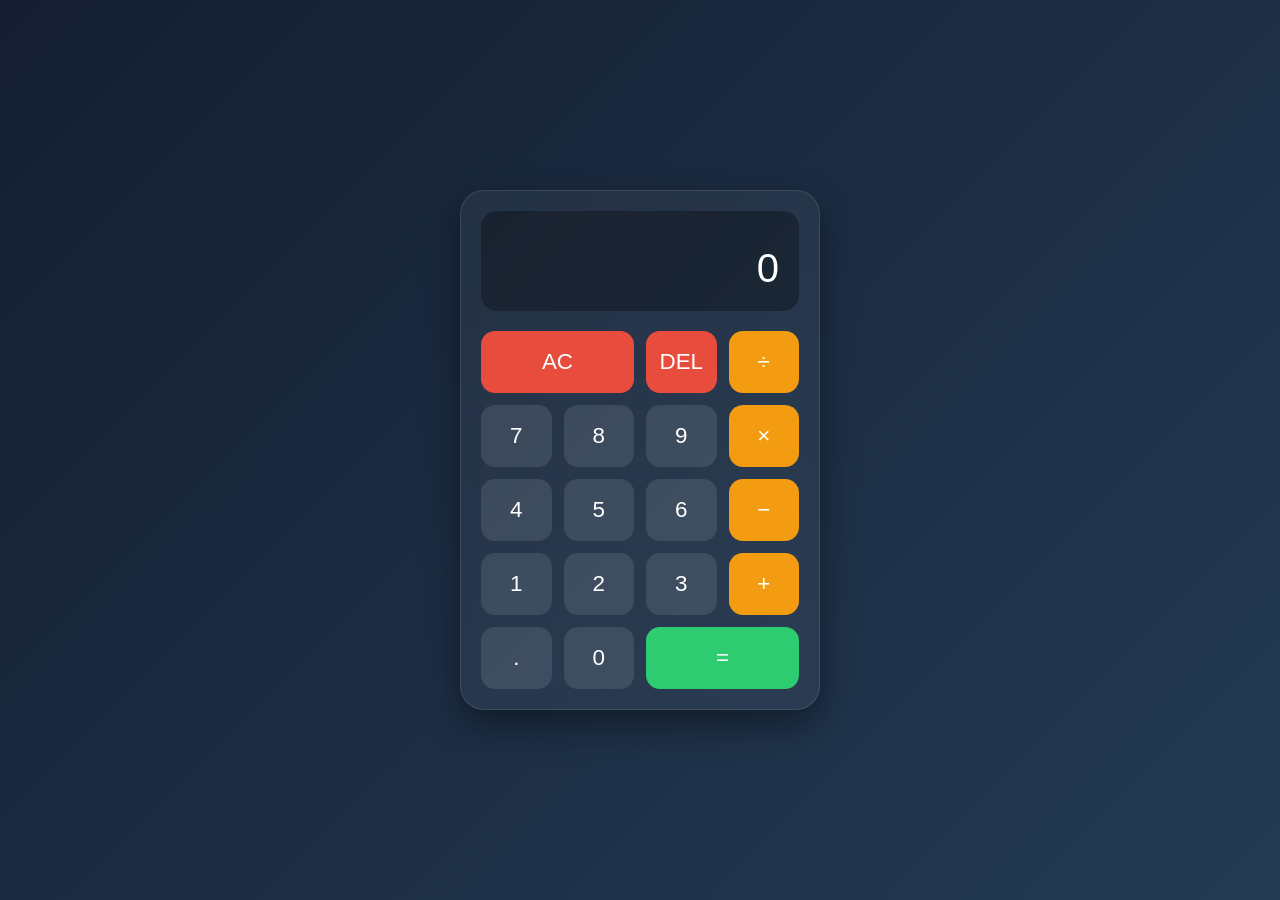
<file: codealpha_tasks/Calculator-Project/index.html>
<!DOCTYPE html>
<html lang="en">
<head>
    <meta charset="UTF-8">
    <meta name="viewport" content="width=device-width, initial-scale=1.0">
    <title>Web Calculator</title>
    <link rel="stylesheet" href="style.css">
</head>
<body>

    <div class="calculator">
        <!-- Display Screen -->
        <div class="display">
            <div id="previous-operand" class="previous-operand"></div>
            <div id="current-operand" class="current-operand">0</div>
        </div>
        
        <!-- Buttons Grid -->
        <div class="buttons">
            <button onclick="clearScreen()" class="span-two control">AC</button>
            <button onclick="deleteNumber()" class="control">DEL</button>
            <button onclick="chooseOperator('/')" class="operator">÷</button>
            
            <button onclick="appendNumber('7')">7</button>
            <button onclick="appendNumber('8')">8</button>
            <button onclick="appendNumber('9')">9</button>
            <button onclick="chooseOperator('*')" class="operator">×</button>
            
            <button onclick="appendNumber('4')">4</button>
            <button onclick="appendNumber('5')">5</button>
            <button onclick="appendNumber('6')">6</button>
            <button onclick="chooseOperator('-')" class="operator">−</button>
            
            <button onclick="appendNumber('1')">1</button>
            <button onclick="appendNumber('2')">2</button>
            <button onclick="appendNumber('3')">3</button>
            <button onclick="chooseOperator('+')" class="operator">+</button>
            
            <button onclick="appendNumber('.')">.</button>
            <button onclick="appendNumber('0')">0</button>
            <button onclick="compute()" class="span-two equals">=</button>
        </div>
    </div>

    <script src="script.js"></script>
</body>
</html>
</file>
<file: codealpha_tasks/Calculator-Project/style.css>
/* Reset & Base Styles */
* {
    box-sizing: border-box;
    font-family: 'Segoe UI', Tahoma, Geneva, Verdana, sans-serif;
    margin: 0;
    padding: 0;
}

body {
    display: flex;
    justify-content: center;
    align-items: center;
    min-height: 100vh;
    background: linear-gradient(135deg, #141e30, #243b55);
}

/* Calculator Container */
.calculator {
    width: 360px;
    max-width: 100%;
    background-color: rgba(255, 255, 255, 0.05);
    border-radius: 24px;
    padding: 20px;
    box-shadow: 0 15px 35px rgba(0, 0, 0, 0.4);
    backdrop-filter: blur(10px);
    border: 1px solid rgba(255, 255, 255, 0.1);
}

/* Display Screen Styling */
.display {
    background-color: rgba(0, 0, 0, 0.3);
    border-radius: 16px;
    padding: 20px;
    margin-bottom: 20px;
    text-align: right;
    word-wrap: break-word;
    word-break: break-all;
    min-height: 100px;
    display: flex;
    flex-direction: column;
    justify-content: space-between;
}

.previous-operand {
    color: rgba(255, 255, 255, 0.5);
    font-size: 1.1rem;
}

.current-operand {
    color: #ffffff;
    font-size: 2.5rem;
    font-weight: 500;
}

/* Button Grid Styling */
.buttons {
    display: grid;
    grid-template-columns: repeat(4, 1fr);
    gap: 12px;
}

button {
    cursor: pointer;
    font-size: 1.4rem;
    border: none;
    outline: none;
    border-radius: 14px;
    padding: 18px 0;
    background-color: rgba(255, 255, 255, 0.1);
    color: #ffffff;
    transition: all 0.2s ease;
    font-weight: 500;
}

button:hover {
    background-color: rgba(255, 255, 255, 0.2);
    transform: translateY(-2px);
}

button:active {
    transform: translateY(0px);
}

/* Modifier Classes for Specific Buttons */
.span-two {
    grid-column: span 2;
}

.operator {
    background-color: #f39c12;
    color: #ffffff;
}

.operator:hover {
    background-color: #e67e22;
}

.control {
    background-color: #e74c3c;
    color: #ffffff;
}

.control:hover {
    background-color: #c0392b;
}

.equals {
    background-color: #2ecc71;
    color: #ffffff;
}

.equals:hover {
    background-color: #27ae60;
}
</file>
